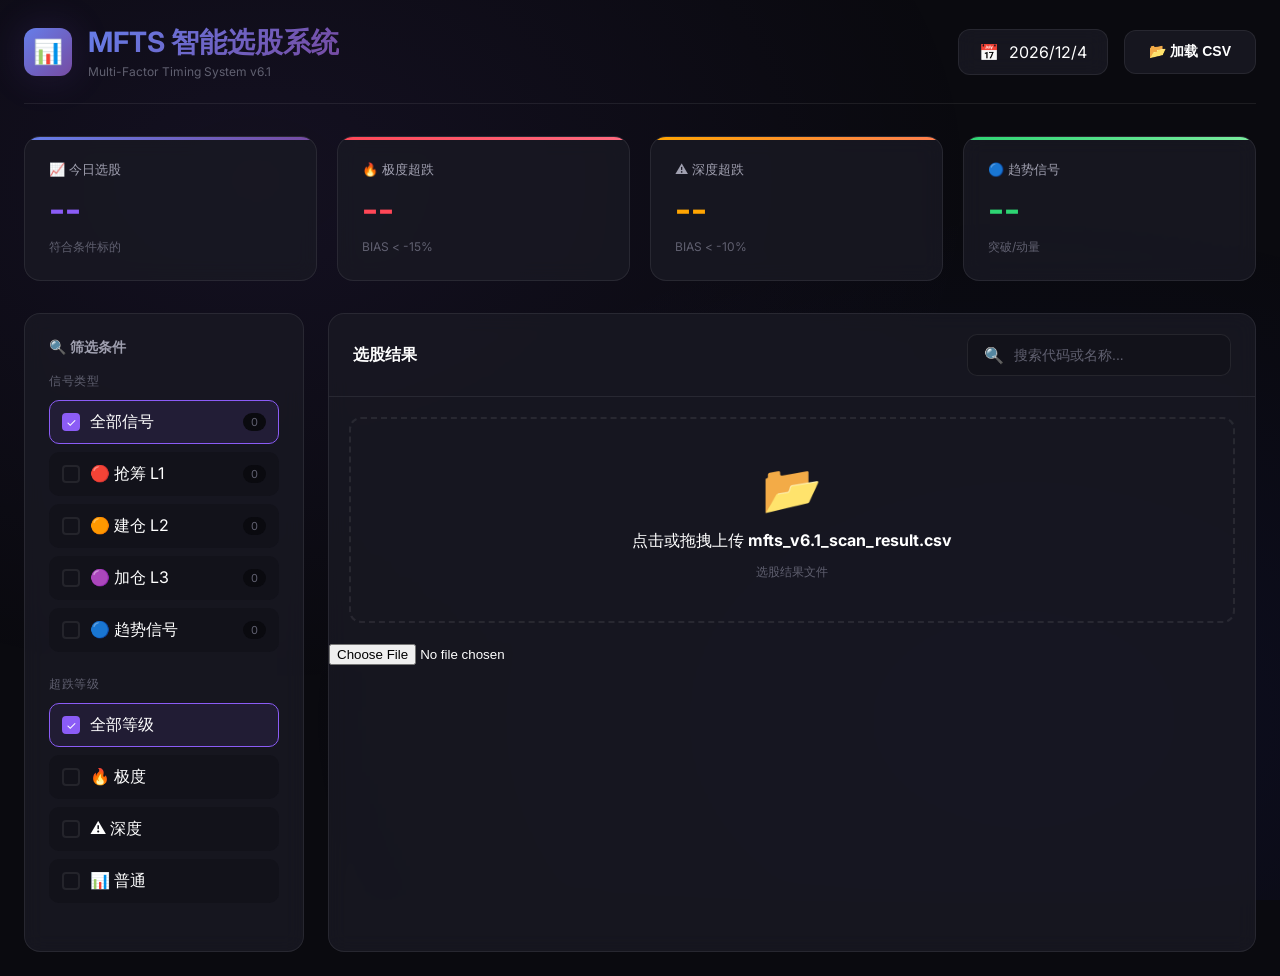
<file: web/mfts_dashboard.html>
<!DOCTYPE html>
<html lang="zh-CN">

<head>
    <meta charset="UTF-8">
    <meta name="viewport" content="width=device-width, initial-scale=1.0">
    <title>MFTS 智能选股系统</title>
    <link rel="preconnect" href="https://fonts.googleapis.com">
    <link rel="preconnect" href="https://fonts.gstatic.com" crossorigin>
    <link href="https://fonts.googleapis.com/css2?family=Inter:wght@300;400;500;600;700&display=swap" rel="stylesheet">
    <style>
        * {
            margin: 0;
            padding: 0;
            box-sizing: border-box;
        }

        :root {
            --bg-primary: #0a0a0f;
            --bg-secondary: #12121a;
            --bg-card: rgba(25, 25, 35, 0.8);
            --bg-card-hover: rgba(35, 35, 50, 0.9);
            --border-color: rgba(255, 255, 255, 0.08);
            --text-primary: #ffffff;
            --text-secondary: #a0a0b0;
            --text-muted: #606070;
            --accent-red: #ff4757;
            --accent-orange: #ffa502;
            --accent-green: #2ed573;
            --accent-blue: #3742fa;
            --accent-purple: #8b5cf6;
            --gradient-primary: linear-gradient(135deg, #667eea 0%, #764ba2 100%);
            --gradient-red: linear-gradient(135deg, #ff4757 0%, #ff6b81 100%);
            --gradient-green: linear-gradient(135deg, #2ed573 0%, #7bed9f 100%);
            --gradient-orange: linear-gradient(135deg, #ffa502 0%, #ff7f50 100%);
            --gradient-blue: linear-gradient(135deg, #3742fa 0%, #5f6cff 100%);
            --shadow-glow: 0 0 40px rgba(139, 92, 246, 0.15);
        }

        body {
            font-family: 'Inter', -apple-system, BlinkMacSystemFont, sans-serif;
            background: var(--bg-primary);
            color: var(--text-primary);
            min-height: 100vh;
            overflow-x: hidden;
        }

        body::before {
            content: '';
            position: fixed;
            top: 0;
            left: 0;
            right: 0;
            bottom: 0;
            background:
                radial-gradient(ellipse at 20% 20%, rgba(139, 92, 246, 0.08) 0%, transparent 50%),
                radial-gradient(ellipse at 80% 80%, rgba(55, 66, 250, 0.08) 0%, transparent 50%);
            pointer-events: none;
            z-index: -1;
        }

        .container {
            max-width: 1600px;
            margin: 0 auto;
            padding: 24px;
        }

        .header {
            display: flex;
            justify-content: space-between;
            align-items: center;
            margin-bottom: 32px;
            padding-bottom: 24px;
            border-bottom: 1px solid var(--border-color);
        }

        .logo {
            display: flex;
            align-items: center;
            gap: 16px;
        }

        .logo-icon {
            width: 48px;
            height: 48px;
            background: var(--gradient-primary);
            border-radius: 12px;
            display: flex;
            align-items: center;
            justify-content: center;
            font-size: 24px;
            box-shadow: var(--shadow-glow);
        }

        .logo h1 {
            font-size: 28px;
            font-weight: 700;
            background: var(--gradient-primary);
            -webkit-background-clip: text;
            -webkit-text-fill-color: transparent;
            background-clip: text;
        }

        .logo-subtitle {
            font-size: 12px;
            color: var(--text-muted);
            margin-top: 2px;
        }

        .header-actions {
            display: flex;
            align-items: center;
            gap: 16px;
        }

        .date-display {
            background: var(--bg-card);
            padding: 12px 20px;
            border-radius: 12px;
            border: 1px solid var(--border-color);
            display: flex;
            align-items: center;
            gap: 10px;
            backdrop-filter: blur(10px);
        }

        .btn {
            padding: 12px 24px;
            border-radius: 12px;
            border: none;
            font-weight: 600;
            font-size: 14px;
            cursor: pointer;
            transition: all 0.3s ease;
            display: flex;
            align-items: center;
            gap: 8px;
        }

        .btn-primary {
            background: var(--gradient-primary);
            color: white;
            box-shadow: 0 4px 15px rgba(139, 92, 246, 0.3);
        }

        .btn-primary:hover {
            transform: translateY(-2px);
            box-shadow: 0 8px 25px rgba(139, 92, 246, 0.4);
        }

        .btn-secondary {
            background: var(--bg-card);
            color: var(--text-primary);
            border: 1px solid var(--border-color);
        }

        .stats-grid {
            display: grid;
            grid-template-columns: repeat(4, 1fr);
            gap: 20px;
            margin-bottom: 32px;
        }

        .stat-card {
            background: var(--bg-card);
            border: 1px solid var(--border-color);
            border-radius: 16px;
            padding: 24px;
            backdrop-filter: blur(10px);
            transition: all 0.3s ease;
            position: relative;
            overflow: hidden;
        }

        .stat-card::before {
            content: '';
            position: absolute;
            top: 0;
            left: 0;
            right: 0;
            height: 3px;
            border-radius: 16px 16px 0 0;
        }

        .stat-card.total::before {
            background: var(--gradient-primary);
        }

        .stat-card.extreme::before {
            background: var(--gradient-red);
        }

        .stat-card.deep::before {
            background: var(--gradient-orange);
        }

        .stat-card.rate::before {
            background: var(--gradient-green);
        }

        .stat-card:hover {
            transform: translateY(-4px);
            box-shadow: var(--shadow-glow);
        }

        .stat-label {
            font-size: 13px;
            color: var(--text-secondary);
            margin-bottom: 8px;
        }

        .stat-value {
            font-size: 36px;
            font-weight: 700;
        }

        .stat-card.total .stat-value {
            color: var(--accent-purple);
        }

        .stat-card.extreme .stat-value {
            color: var(--accent-red);
        }

        .stat-card.deep .stat-value {
            color: var(--accent-orange);
        }

        .stat-card.rate .stat-value {
            color: var(--accent-green);
        }

        .stat-change {
            font-size: 12px;
            color: var(--text-muted);
            margin-top: 8px;
        }

        .main-content {
            display: grid;
            grid-template-columns: 280px 1fr;
            gap: 24px;
        }

        .sidebar {
            background: var(--bg-card);
            border: 1px solid var(--border-color);
            border-radius: 16px;
            padding: 24px;
            backdrop-filter: blur(10px);
            height: fit-content;
        }

        .sidebar-title {
            font-size: 14px;
            font-weight: 600;
            color: var(--text-secondary);
            margin-bottom: 16px;
        }

        .filter-group {
            margin-bottom: 24px;
        }

        .filter-label {
            font-size: 12px;
            color: var(--text-muted);
            margin-bottom: 10px;
            text-transform: uppercase;
            letter-spacing: 0.5px;
        }

        .filter-options {
            display: flex;
            flex-direction: column;
            gap: 8px;
        }

        .filter-option {
            display: flex;
            align-items: center;
            gap: 10px;
            padding: 10px 12px;
            background: var(--bg-secondary);
            border-radius: 10px;
            cursor: pointer;
            transition: all 0.2s ease;
            border: 1px solid transparent;
        }

        .filter-option:hover {
            background: var(--bg-card-hover);
        }

        .filter-option.active {
            border-color: var(--accent-purple);
            background: rgba(139, 92, 246, 0.1);
        }

        .filter-checkbox {
            width: 18px;
            height: 18px;
            border: 2px solid var(--border-color);
            border-radius: 4px;
            display: flex;
            align-items: center;
            justify-content: center;
        }

        .filter-option.active .filter-checkbox {
            background: var(--accent-purple);
            border-color: var(--accent-purple);
        }

        .filter-option.active .filter-checkbox::after {
            content: '✓';
            color: white;
            font-size: 12px;
        }

        .filter-count {
            margin-left: auto;
            background: var(--bg-primary);
            padding: 2px 8px;
            border-radius: 10px;
            font-size: 11px;
            color: var(--text-muted);
        }

        .table-container {
            background: var(--bg-card);
            border: 1px solid var(--border-color);
            border-radius: 16px;
            overflow: hidden;
            backdrop-filter: blur(10px);
        }

        .table-header {
            display: flex;
            justify-content: space-between;
            align-items: center;
            padding: 20px 24px;
            border-bottom: 1px solid var(--border-color);
        }

        .table-title {
            font-size: 16px;
            font-weight: 600;
        }

        .search-box {
            display: flex;
            align-items: center;
            gap: 10px;
            background: var(--bg-secondary);
            padding: 10px 16px;
            border-radius: 10px;
            border: 1px solid var(--border-color);
        }

        .search-box input {
            background: none;
            border: none;
            color: var(--text-primary);
            font-size: 14px;
            outline: none;
            width: 200px;
        }

        .search-box input::placeholder {
            color: var(--text-muted);
        }

        .file-upload {
            display: flex;
            flex-direction: column;
            align-items: center;
            gap: 12px;
            padding: 40px;
            border: 2px dashed var(--border-color);
            border-radius: 12px;
            margin: 20px;
            cursor: pointer;
            transition: all 0.3s ease;
        }

        .file-upload:hover {
            border-color: var(--accent-purple);
            background: rgba(139, 92, 246, 0.05);
        }

        .file-upload .icon {
            font-size: 48px;
        }

        .file-upload input {
            display: none;
        }

        table {
            width: 100%;
            border-collapse: collapse;
        }

        th {
            text-align: left;
            padding: 16px 20px;
            font-size: 12px;
            font-weight: 600;
            color: var(--text-muted);
            text-transform: uppercase;
            letter-spacing: 0.5px;
            border-bottom: 1px solid var(--border-color);
            background: var(--bg-secondary);
        }

        td {
            padding: 16px 20px;
            font-size: 14px;
            border-bottom: 1px solid var(--border-color);
        }

        tr:hover td {
            background: var(--bg-card-hover);
        }

        .stock-code {
            font-weight: 600;
            color: var(--accent-purple);
        }

        .signal-badge {
            display: inline-flex;
            align-items: center;
            padding: 6px 12px;
            border-radius: 8px;
            font-size: 12px;
            font-weight: 600;
            gap: 6px;
        }

        .signal-l1 {
            background: rgba(255, 71, 87, 0.15);
            color: var(--accent-red);
            border: 1px solid rgba(255, 71, 87, 0.3);
        }

        .signal-l2 {
            background: rgba(255, 165, 2, 0.15);
            color: var(--accent-orange);
            border: 1px solid rgba(255, 165, 2, 0.3);
        }

        .signal-l3 {
            background: rgba(139, 92, 246, 0.15);
            color: var(--accent-purple);
            border: 1px solid rgba(139, 92, 246, 0.3);
        }

        .signal-trend {
            background: rgba(55, 66, 250, 0.15);
            color: #5f6cff;
            border: 1px solid rgba(55, 66, 250, 0.3);
        }

        .price-up {
            color: var(--accent-red);
        }

        .price-down {
            color: var(--accent-green);
        }

        .level-badge {
            padding: 4px 10px;
            border-radius: 6px;
            font-size: 11px;
            font-weight: 600;
        }

        .level-extreme {
            background: rgba(255, 71, 87, 0.15);
            color: var(--accent-red);
        }

        .level-deep {
            background: rgba(255, 165, 2, 0.15);
            color: var(--accent-orange);
        }

        .level-normal {
            background: rgba(160, 160, 176, 0.15);
            color: var(--text-secondary);
        }

        .empty-state {
            text-align: center;
            padding: 60px;
            color: var(--text-secondary);
        }

        .empty-state .icon {
            font-size: 48px;
            margin-bottom: 16px;
        }

        @media (max-width: 1200px) {
            .stats-grid {
                grid-template-columns: repeat(2, 1fr);
            }

            .main-content {
                grid-template-columns: 1fr;
            }
        }

        @media (max-width: 768px) {
            .stats-grid {
                grid-template-columns: 1fr;
            }

            .header {
                flex-direction: column;
                gap: 16px;
            }
        }
    </style>
</head>

<body>
    <div class="container">
        <header class="header">
            <div class="logo">
                <div class="logo-icon">📊</div>
                <div>
                    <h1>MFTS 智能选股系统</h1>
                    <div class="logo-subtitle">Multi-Factor Timing System v6.1</div>
                </div>
            </div>
            <div class="header-actions">
                <div class="date-display">
                    <span>📅</span>
                    <span class="date" id="currentDate">--</span>
                </div>
                <button class="btn btn-secondary" onclick="document.getElementById('csvFile').click()">
                    📂 加载 CSV
                </button>
            </div>
        </header>

        <div class="stats-grid">
            <div class="stat-card total">
                <div class="stat-label">📈 今日选股</div>
                <div class="stat-value" id="statTotal">--</div>
                <div class="stat-change">符合条件标的</div>
            </div>
            <div class="stat-card extreme">
                <div class="stat-label">🔥 极度超跌</div>
                <div class="stat-value" id="statExtreme">--</div>
                <div class="stat-change">BIAS < -15%</div>
                </div>
                <div class="stat-card deep">
                    <div class="stat-label">⚠️ 深度超跌</div>
                    <div class="stat-value" id="statDeep">--</div>
                    <div class="stat-change">BIAS < -10%</div>
                    </div>
                    <div class="stat-card rate">
                        <div class="stat-label">🔵 趋势信号</div>
                        <div class="stat-value" id="statTrend">--</div>
                        <div class="stat-change">突破/动量</div>
                    </div>
                </div>

                <div class="main-content">
                    <aside class="sidebar">
                        <div class="sidebar-title">🔍 筛选条件</div>

                        <div class="filter-group">
                            <div class="filter-label">信号类型</div>
                            <div class="filter-options" id="signalFilters">
                                <label class="filter-option active" data-filter="all">
                                    <div class="filter-checkbox"></div>
                                    <span>全部信号</span>
                                    <span class="filter-count" id="countAll">0</span>
                                </label>
                                <label class="filter-option" data-filter="l1">
                                    <div class="filter-checkbox"></div>
                                    <span>🔴 抢筹 L1</span>
                                    <span class="filter-count" id="countL1">0</span>
                                </label>
                                <label class="filter-option" data-filter="l2">
                                    <div class="filter-checkbox"></div>
                                    <span>🟠 建仓 L2</span>
                                    <span class="filter-count" id="countL2">0</span>
                                </label>
                                <label class="filter-option" data-filter="l3">
                                    <div class="filter-checkbox"></div>
                                    <span>🟣 加仓 L3</span>
                                    <span class="filter-count" id="countL3">0</span>
                                </label>
                                <label class="filter-option" data-filter="trend">
                                    <div class="filter-checkbox"></div>
                                    <span>🔵 趋势信号</span>
                                    <span class="filter-count" id="countTrend">0</span>
                                </label>
                            </div>
                        </div>

                        <div class="filter-group">
                            <div class="filter-label">超跌等级</div>
                            <div class="filter-options" id="levelFilters">
                                <label class="filter-option active" data-level="all">
                                    <div class="filter-checkbox"></div>
                                    <span>全部等级</span>
                                </label>
                                <label class="filter-option" data-level="极度">
                                    <div class="filter-checkbox"></div>
                                    <span>🔥 极度</span>
                                </label>
                                <label class="filter-option" data-level="深度">
                                    <div class="filter-checkbox"></div>
                                    <span>⚠️ 深度</span>
                                </label>
                                <label class="filter-option" data-level="普通">
                                    <div class="filter-checkbox"></div>
                                    <span>📊 普通</span>
                                </label>
                            </div>
                        </div>
                    </aside>

                    <div class="table-container">
                        <div class="table-header">
                            <div class="table-title">选股结果</div>
                            <div class="search-box">
                                <span>🔍</span>
                                <input type="text" id="searchInput" placeholder="搜索代码或名称..." oninput="filterTable()">
                            </div>
                        </div>
                        <div id="tableContent">
                            <label class="file-upload" for="csvFile">
                                <div class="icon">📂</div>
                                <div>点击或拖拽上传 <strong>mfts_v6.1_scan_result.csv</strong></div>
                                <div style="color: var(--text-muted); font-size: 12px;">选股结果文件</div>
                            </label>
                            <input type="file" id="csvFile" accept=".csv" onchange="loadCSV(event)">
                        </div>
                    </div>
                </div>
            </div>

            <script>
                let allData = [];
                let currentFilter = { signal: 'all', level: 'all' };

                document.addEventListener('DOMContentLoaded', () => {
                    document.getElementById('currentDate').textContent = new Date().toLocaleDateString('zh-CN');
                    setupFilters();
                });

                function loadCSV(event) {
                    const file = event.target.files[0];
                    if (!file) return;

                    const reader = new FileReader();
                    reader.onload = function (e) {
                        const text = e.target.result;
                        parseCSV(text);
                    };
                    reader.readAsText(file, 'utf-8');
                }

                function parseCSV(text) {
                    const lines = text.trim().split('\n');
                    const headers = lines[0].split(',');

                    allData = lines.slice(1).map(line => {
                        const values = line.split(',');
                        const row = {};
                        headers.forEach((h, i) => {
                            row[h.trim()] = values[i]?.trim() || '';
                        });
                        return row;
                    });

                    updateStats();
                    updateCounts();
                    renderTable(allData);
                }

                function updateStats() {
                    document.getElementById('statTotal').textContent = allData.length;
                    document.getElementById('statExtreme').textContent = allData.filter(r => r['超跌等级'] === '极度').length;
                    document.getElementById('statDeep').textContent = allData.filter(r => r['超跌等级'] === '深度').length;
                    document.getElementById('statTrend').textContent = allData.filter(r => r['信号']?.includes('趋势')).length;
                }

                function updateCounts() {
                    document.getElementById('countAll').textContent = allData.length;
                    document.getElementById('countL1').textContent = allData.filter(r => r['信号']?.includes('抢筹')).length;
                    document.getElementById('countL2').textContent = allData.filter(r => r['信号']?.includes('建仓')).length;
                    document.getElementById('countL3').textContent = allData.filter(r => r['信号']?.includes('加仓')).length;
                    document.getElementById('countTrend').textContent = allData.filter(r => r['信号']?.includes('趋势')).length;
                }

                function setupFilters() {
                    document.querySelectorAll('#signalFilters .filter-option').forEach(opt => {
                        opt.addEventListener('click', () => {
                            document.querySelectorAll('#signalFilters .filter-option').forEach(o => o.classList.remove('active'));
                            opt.classList.add('active');
                            currentFilter.signal = opt.dataset.filter;
                            filterTable();
                        });
                    });

                    document.querySelectorAll('#levelFilters .filter-option').forEach(opt => {
                        opt.addEventListener('click', () => {
                            document.querySelectorAll('#levelFilters .filter-option').forEach(o => o.classList.remove('active'));
                            opt.classList.add('active');
                            currentFilter.level = opt.dataset.level;
                            filterTable();
                        });
                    });
                }

                function filterTable() {
                    const searchText = document.getElementById('searchInput').value.toLowerCase();

                    let filtered = allData.filter(item => {
                        const matchSearch = !searchText ||
                            item['代码']?.toLowerCase().includes(searchText) ||
                            item['名称']?.toLowerCase().includes(searchText);

                        let matchSignal = currentFilter.signal === 'all';
                        if (currentFilter.signal === 'l1') matchSignal = item['信号']?.includes('抢筹');
                        if (currentFilter.signal === 'l2') matchSignal = item['信号']?.includes('建仓');
                        if (currentFilter.signal === 'l3') matchSignal = item['信号']?.includes('加仓');
                        if (currentFilter.signal === 'trend') matchSignal = item['信号']?.includes('趋势');

                        const matchLevel = currentFilter.level === 'all' || item['超跌等级'] === currentFilter.level;

                        return matchSearch && matchSignal && matchLevel;
                    });

                    renderTable(filtered);
                }

                function renderTable(data) {
                    if (!data || data.length === 0) {
                        document.getElementById('tableContent').innerHTML = `
                    <div class="empty-state">
                        <div class="icon">📭</div>
                        <p>暂无符合条件的数据</p>
                    </div>
                `;
                        return;
                    }

                    let html = `
                <table>
                    <thead>
                        <tr>
                            <th>代码</th>
                            <th>名称</th>
                            <th>信号</th>
                            <th>涨幅%</th>
                            <th>Alpha</th>
                            <th>Z-Score</th>
                            <th>BIAS%</th>
                            <th>Vol比</th>
                            <th>超跌等级</th>
                        </tr>
                    </thead>
                    <tbody>
            `;

                    data.forEach(item => {
                        const pctChange = parseFloat(item['涨幅%']) || 0;
                        const pctClass = pctChange >= 0 ? 'price-up' : 'price-down';

                        let signalBadge = '';
                        const signal = item['信号'] || '';
                        if (signal.includes('抢筹')) signalBadge = '<span class="signal-badge signal-l1">🔴 抢筹 L1</span>';
                        else if (signal.includes('建仓')) signalBadge = '<span class="signal-badge signal-l2">🟠 建仓 L2</span>';
                        else if (signal.includes('加仓')) signalBadge = '<span class="signal-badge signal-l3">🟣 加仓 L3</span>';
                        else if (signal.includes('趋势')) signalBadge = '<span class="signal-badge signal-trend">🔵 ' + signal + '</span>';

                        let levelBadge = '';
                        const level = item['超跌等级'] || '普通';
                        if (level === '极度') levelBadge = '<span class="level-badge level-extreme">极度</span>';
                        else if (level === '深度') levelBadge = '<span class="level-badge level-deep">深度</span>';
                        else levelBadge = '<span class="level-badge level-normal">普通</span>';

                        html += `
                    <tr>
                        <td><span class="stock-code">${item['代码'] || ''}</span></td>
                        <td>${item['名称'] || ''}</td>
                        <td>${signalBadge}</td>
                        <td class="${pctClass}">${pctChange >= 0 ? '+' : ''}${pctChange.toFixed(2)}%</td>
                        <td>${item['Alpha评分'] || '-'}</td>
                        <td>${item['Z-Score'] || '-'}</td>
                        <td>${item['BIAS'] || '-'}%</td>
                        <td>${item['Vol比'] || '-'}</td>
                        <td>${levelBadge}</td>
                    </tr>
                `;
                    });

                    html += '</tbody></table>';
                    document.getElementById('tableContent').innerHTML = html;
                }
            </script>
</body>

</html>
</file>
